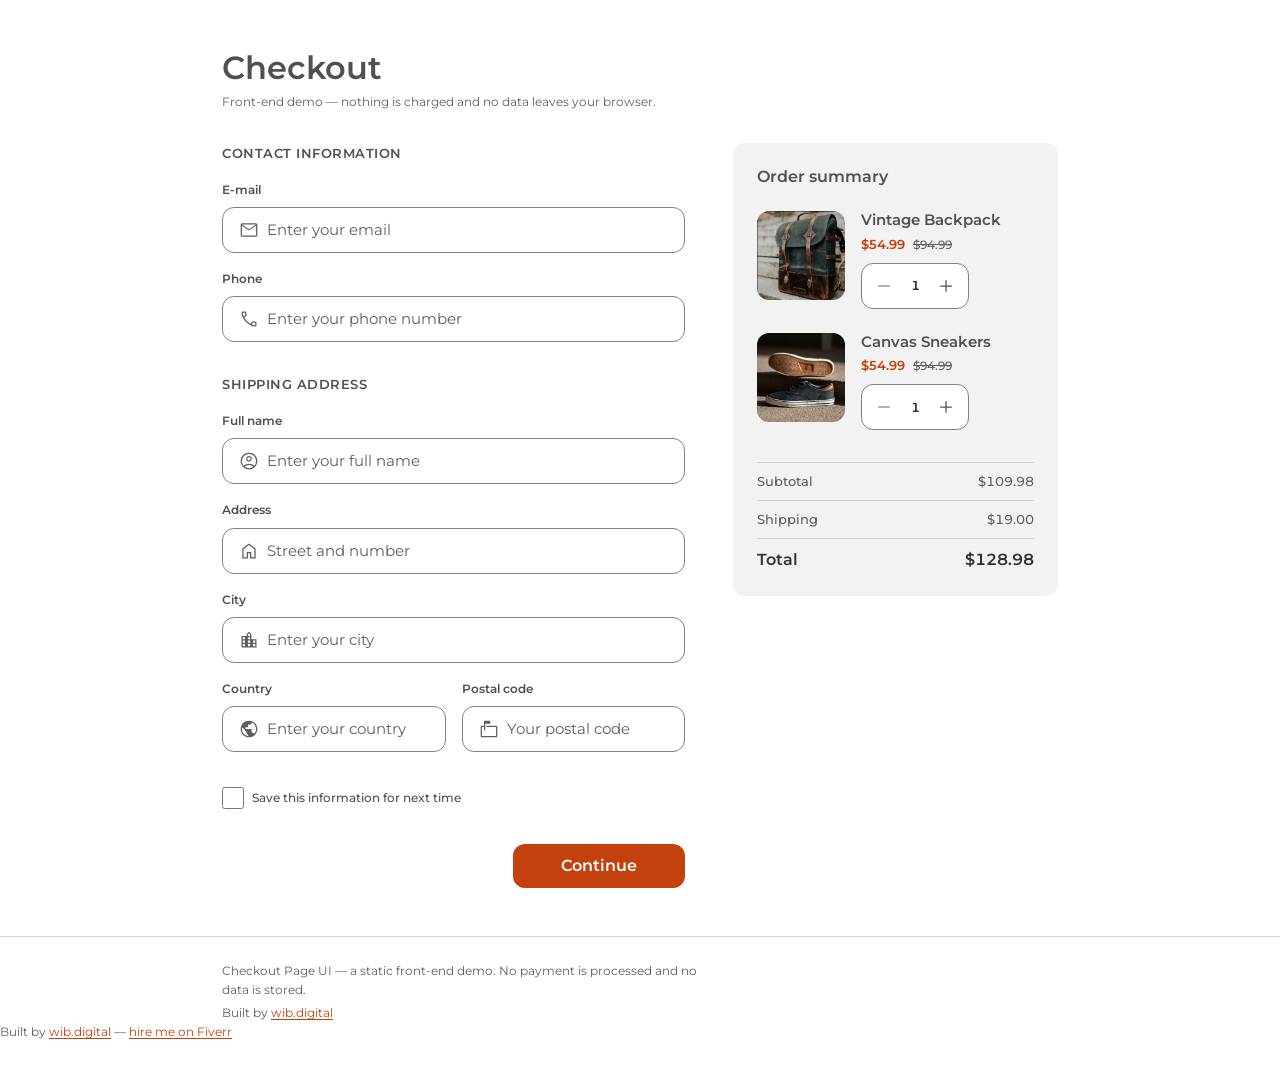
<file: index.html>
<!DOCTYPE html>
<html lang="en">
<head>
  <meta charset="utf-8">
  <meta name="viewport" content="width=device-width, initial-scale=1.0">
  <!-- Built by Pablo Nieto Pérez — wib.digital
       Need changes or a new build? https://www.fiverr.com/pablonietop -->
  <meta name="author" content="Pablo Nieto Pérez — wib.digital">
  <link rel="author" href="https://www.fiverr.com/pablonietop">

  <title>WIB - Checkout Page</title>
  <link rel="icon" href="favicon.ico" sizes="any">
  <link rel="icon" type="image/svg+xml" href="favicon.svg">
  <link rel="icon" type="image/png" href="favicon-96x96.png" sizes="96x96">
  <link rel="apple-touch-icon" href="apple-touch-icon.png">
  <meta name="description" content="A front-end checkout screen: contact details, shipping address and a live order summary with working quantity steppers and inline form validation. No backend.">
  <link rel="canonical" href="https://pablowib.github.io/Checkout-Page-UI/">

  <meta property="og:type" content="website">
  <meta property="og:url" content="https://pablowib.github.io/Checkout-Page-UI/">
  <meta property="og:title" content="Checkout — Contact, shipping and order summary demo">
  <meta property="og:description" content="A front-end checkout screen: contact details, shipping address and a live order summary with working quantity steppers and inline form validation. No backend.">

  <link rel="preconnect" href="https://fonts.googleapis.com">
  <link rel="preconnect" href="https://fonts.gstatic.com" crossorigin>
  <link rel="stylesheet" href="https://fonts.googleapis.com/css2?family=Montserrat:wght@400;500;600&display=swap">

  <link rel="stylesheet" href="assets/css/base.css">
  <link rel="stylesheet" href="assets/css/layout.css">
  <link rel="stylesheet" href="assets/css/components.css">

  <script src="assets/js/modules/cart.js" defer></script>
  <script src="assets/js/modules/checkout-form.js" defer></script>
  <script src="assets/js/main.js" defer></script>
  <script type="application/ld+json">
  {
    "@context": "https://schema.org",
    "@type": "Person",
    "name": "Pablo Nieto Pérez",
    "url": "https://wib.digital",
    "jobTitle": "Web Designer and Developer",
    "sameAs": [
      "https://www.fiverr.com/pablonietop",
      "https://www.linkedin.com/in/pablo-nieto-perez-39a530292"
    ]
  }
  </script>
</head>

<body>
  <a class="skip-link" href="#checkout-form">Skip to the checkout form</a>

  <!-- Icon sprite. Inlined so the field icons cost no extra requests and can
       inherit their colour from the control they sit in. -->
  <svg xmlns="http://www.w3.org/2000/svg" class="visually-hidden" aria-hidden="true" focusable="false">
    <defs>
      <symbol id="icon-mail" viewBox="0 96 960 960">
        <path d="M140 896q-24 0-42-18t-18-42V316q0-24 18-42t42-18h680q24 0 42 18t18 42v520q0 24-18 42t-42 18H140Zm340-302L140 371v465h680V371L480 594Zm0-60 336-218H145l335 218ZM140 371v-55 520-465Z"/>
      </symbol>
      <symbol id="icon-phone" viewBox="0 96 960 960">
        <path d="M795 936q-122 0-242.5-60T336 720q-96-96-156-216.5T120 261q0-19.286 12.857-32.143T165 216h140q13.611 0 24.306 9.5Q340 235 343 251l27 126q2 14-.5 25.5T359 422L259 523q56 93 125.5 162T542 802l95-98q10-11 23-15.5t26-1.5l119 26q15.312 3.375 25.156 15.188Q840 740 840 756v135q0 19.286-12.857 32.143T795 936ZM229 468l81-82-23-110H180q0 39 12 85.5T229 468Zm369 363q41 19 89 31t93 14V769l-103-21-79 83ZM229 468Zm369 363Z"/>
      </symbol>
      <symbol id="icon-user" viewBox="0 96 960 960">
        <path d="M222 801q63-44 125-67.5T480 710q71 0 133.5 23.5T739 801q44-54 62.5-109T820 576q0-145-97.5-242.5T480 236q-145 0-242.5 97.5T140 576q0 61 19 116t63 109Zm257.814-195Q422 606 382.5 566.314q-39.5-39.686-39.5-97.5t39.686-97.314q39.686-39.5 97.5-39.5t97.314 39.686q39.5 39.686 39.5 97.5T577.314 566.5q-39.686 39.5-97.5 39.5Zm.654 370Q398 976 325 944.5q-73-31.5-127.5-86t-86-127.266Q80 658.468 80 575.734T111.5 420.5q31.5-72.5 86-127t127.266-86q72.766-31.5 155.5-31.5T635.5 207.5q72.5 31.5 127 86t86 127.032q31.5 72.532 31.5 155T848.5 731q-31.5 73-86 127.5t-127.032 86q-72.532 31.5-155 31.5ZM480 916q55 0 107.5-16T691 844q-51-36-104-55t-107-19q-54 0-107 19t-104 55q51 40 103.5 56T480 916Zm0-370q34 0 55.5-21.5T557 469q0-34-21.5-55.5T480 392q-34 0-55.5 21.5T403 469q0 34 21.5 55.5T480 546Zm0-77Zm0 374Z"/>
      </symbol>
      <symbol id="icon-home" viewBox="0 96 960 960">
        <path d="M220 876h150V626h220v250h150V486L480 291 220 486v390Zm-60 60V456l320-240 320 240v480H530V686H430v250H160Zm320-353Z"/>
      </symbol>
      <symbol id="icon-city" viewBox="0 96 960 960">
        <path d="M120 936V378h247v-92l113-110 113 110v258h247v392H120Zm60-60h106V770H180v106Zm0-166h106V604H180v106Zm0-166h106V438H180v106Zm247 332h106V770H427v106Zm0-166h106V604H427v106Zm0-166h106V438H427v106Zm0-166h106V272H427v106Zm247 498h106V770H674v106Zm0-166h106V604H674v106Z"/>
      </symbol>
      <symbol id="icon-globe" viewBox="0 96 960 960">
        <path d="M480 976q-83 0-156-31.5T197 859q-54-54-85.5-127T80 576q0-83 31.5-156T197 293q54-54 127-85.5T480 176q83 0 156 31.5T763 293q54 54 85.5 127T880 576q0 83-31.5 156T763 859q-54 54-127 85.5T480 976Zm-43-61v-82q-35 0-59-26t-24-61v-44L149 497q-5 20-7 39.5t-2 39.5q0 130 84.5 227T437 915Zm294-108q22-24 38.5-51t28-56.5q11.5-29.5 17-60.5t5.5-63q0-106-58-192.5T607 257v18q0 35-24 61t-59 26h-87v87q0 17-13.5 28T393 488h-83v88h258q17 0 28 13t11 30v127h43q29 0 51 17t30 44Z"/>
      </symbol>
      <symbol id="icon-postal-code" viewBox="0 96 960 960">
        <path d="M240 639V476H140v440h680V476H360v-60h460q24 0 42 18t18 42v440q0 24-18 42t-42 18H140q-24 0-42-18t-18-42V476q0-24 18-42t42-18h100V176h300v145H300v318h-60ZM140 476v187-187 440-440Z"/>
      </symbol>
      <symbol id="icon-plus" viewBox="0 96 960 960">
        <path d="M450 856V606H200v-60h250V296h60v250h250v60H510v250h-60Z"/>
      </symbol>
      <symbol id="icon-minus" viewBox="0 96 960 960">
        <path d="M200 606v-60h560v60H200Z"/>
      </symbol>
    </defs>
  </svg>

  <main class="container">
    <header class="page-header">
      <h1>Checkout</h1>
      <p class="page-header__note">Front-end demo — nothing is charged and no data leaves your browser.</p>
    </header>

    <div class="checkout">
      <aside class="checkout__summary" aria-labelledby="summary-heading">
        <div class="summary" data-cart data-shipping="19">
          <h2 class="summary__title" id="summary-heading">Order summary</h2>

          <ul class="summary__items">
            <li class="product" data-product data-price="54.99">
              <img class="product__image" src="assets/img/content/product-canvas-backpack.webp"
                   width="269" height="273" decoding="async"
                   alt="Waxed canvas backpack in dark green with brown leather straps and buckles">
              <div>
                <h3 class="product__name">Vintage Backpack</h3>
                <p class="product__pricing">
                  <span class="product__price">$54.99</span>
                  <span class="product__price-was">$94.99</span>
                </p>
                <div class="quantity">
                  <button class="quantity__button" type="button" data-quantity-step="-1"
                          aria-label="Decrease quantity of Vintage Backpack">
                    <svg class="icon" aria-hidden="true" focusable="false"><use href="#icon-minus"></use></svg>
                  </button>
                  <span class="quantity__value" data-quantity-value aria-live="polite">1</span>
                  <button class="quantity__button" type="button" data-quantity-step="1"
                          aria-label="Increase quantity of Vintage Backpack">
                    <svg class="icon" aria-hidden="true" focusable="false"><use href="#icon-plus"></use></svg>
                  </button>
                </div>
              </div>
            </li>

            <li class="product" data-product data-price="54.99">
              <img class="product__image" src="assets/img/content/product-canvas-sneakers.webp"
                   width="269" height="273" decoding="async"
                   alt="Navy canvas low-top sneakers, one upright and one turned to show the sole">
              <div>
                <h3 class="product__name">Canvas Sneakers</h3>
                <p class="product__pricing">
                  <span class="product__price">$54.99</span>
                  <span class="product__price-was">$94.99</span>
                </p>
                <div class="quantity">
                  <button class="quantity__button" type="button" data-quantity-step="-1"
                          aria-label="Decrease quantity of Canvas Sneakers">
                    <svg class="icon" aria-hidden="true" focusable="false"><use href="#icon-minus"></use></svg>
                  </button>
                  <span class="quantity__value" data-quantity-value aria-live="polite">1</span>
                  <button class="quantity__button" type="button" data-quantity-step="1"
                          aria-label="Increase quantity of Canvas Sneakers">
                    <svg class="icon" aria-hidden="true" focusable="false"><use href="#icon-plus"></use></svg>
                  </button>
                </div>
              </div>
            </li>
          </ul>

          <div class="totals" aria-live="polite">
            <p class="totals__row">
              <span>Subtotal</span>
              <span class="totals__value" data-total="subtotal">$109.98</span>
            </p>
            <p class="totals__row">
              <span>Shipping</span>
              <span class="totals__value" data-total="shipping">$19.00</span>
            </p>
            <p class="totals__row totals__row--grand">
              <span>Total</span>
              <span class="totals__value" data-total="grand">$128.98</span>
            </p>
          </div>
        </div>
      </aside>

      <section class="checkout__form" aria-labelledby="form-heading">
        <h2 class="visually-hidden" id="form-heading">Your details</h2>

        <form id="checkout-form" data-checkout-form novalidate>
          <fieldset class="form-section">
            <legend class="form-section__title">Contact information</legend>

            <div class="field">
              <label class="field__label" for="email">E-mail</label>
              <div class="field__control">
                <svg class="icon" aria-hidden="true" focusable="false"><use href="#icon-mail"></use></svg>
                <input class="field__input" id="email" name="email" type="email" inputmode="email"
                       autocomplete="email" placeholder="Enter your email" required>
              </div>
              <p class="field__error" id="email-error" data-error>Enter a complete email address, including the @ and a domain.</p>
            </div>

            <div class="field">
              <label class="field__label" for="phone">Phone</label>
              <div class="field__control">
                <svg class="icon" aria-hidden="true" focusable="false"><use href="#icon-phone"></use></svg>
                <input class="field__input" id="phone" name="phone" type="tel" inputmode="tel"
                       autocomplete="tel" placeholder="Enter your phone number"
                       pattern="[0-9+\(\)\-\s]{7,20}" required>
              </div>
              <p class="field__error" id="phone-error" data-error>Enter 7 to 20 digits. Spaces, dashes, brackets and a leading + are allowed.</p>
            </div>
          </fieldset>

          <fieldset class="form-section">
            <legend class="form-section__title">Shipping address</legend>

            <div class="field">
              <label class="field__label" for="full-name">Full name</label>
              <div class="field__control">
                <svg class="icon" aria-hidden="true" focusable="false"><use href="#icon-user"></use></svg>
                <input class="field__input" id="full-name" name="full-name" type="text"
                       autocomplete="name" placeholder="Enter your full name" minlength="2" required>
              </div>
              <p class="field__error" id="full-name-error" data-error>Enter the name the order should be addressed to.</p>
            </div>

            <div class="field">
              <label class="field__label" for="address">Address</label>
              <div class="field__control">
                <svg class="icon" aria-hidden="true" focusable="false"><use href="#icon-home"></use></svg>
                <input class="field__input" id="address" name="address" type="text"
                       autocomplete="street-address" placeholder="Street and number" minlength="5" required>
              </div>
              <p class="field__error" id="address-error" data-error>Enter the street and number, at least 5 characters.</p>
            </div>

            <div class="field">
              <label class="field__label" for="city">City</label>
              <div class="field__control">
                <svg class="icon" aria-hidden="true" focusable="false"><use href="#icon-city"></use></svg>
                <input class="field__input" id="city" name="city" type="text"
                       autocomplete="address-level2" placeholder="Enter your city" minlength="2" required>
              </div>
              <p class="field__error" id="city-error" data-error>Enter the city the order ships to.</p>
            </div>

            <div class="field-row">
              <div class="field">
                <label class="field__label" for="country">Country</label>
                <div class="field__control">
                  <svg class="icon" aria-hidden="true" focusable="false"><use href="#icon-globe"></use></svg>
                  <input class="field__input" id="country" name="country" type="text"
                         autocomplete="country-name" placeholder="Enter your country" minlength="2" required>
                </div>
                <p class="field__error" id="country-error" data-error>Enter the destination country.</p>
              </div>

              <div class="field">
                <label class="field__label" for="postal-code">Postal code</label>
                <div class="field__control">
                  <svg class="icon" aria-hidden="true" focusable="false"><use href="#icon-postal-code"></use></svg>
                  <input class="field__input" id="postal-code" name="postal-code" type="text"
                         autocomplete="postal-code" placeholder="Your postal code"
                         pattern="[A-Za-z0-9\s\-]{3,10}" required>
                </div>
                <p class="field__error" id="postal-code-error" data-error>Enter 3 to 10 letters or numbers.</p>
              </div>
            </div>

            <div class="checkbox">
              <input id="remember" name="remember" type="checkbox">
              <label for="remember">Save this information for next time</label>
            </div>
          </fieldset>

          <div class="form-actions">
            <button class="button" type="submit">Continue</button>
          </div>

          <p class="form-status" data-form-status role="status" aria-live="polite"></p>
        </form>
      </section>
    </div>
  </main>

  <footer class="site-footer">
    <div class="container">
      <p>Checkout Page UI — a static front-end demo. No payment is processed and no data is stored.</p>
      <p class="site-footer__links">
        Built by <a href="https://wib.digital" rel="noopener">wib.digital</a>
      </p>
    </div>
    <p class="site-credit">
      Built by <a href="https://wib.digital" rel="noopener">wib.digital</a> —
      <a href="https://www.fiverr.com/pablonietop" rel="noopener">hire me on Fiverr</a>
    </p>
  </footer>
</body>
</html>
</file>
<file: assets/css/base.css>
/* ==========================================================================
   base.css — design tokens, reset and typography
   ========================================================================== */

/* Tokens
   ========================================================================== */

:root {
  /* Neutrals */
  --color-bg: #ffffff;
  --color-surface: #f2f2f2;
  --color-surface-alt: #e0e0e0;
  --color-border: #d4d4d4;
  --color-border-strong: #828282;

  /* Text — every value below clears 4.5:1 on --color-bg and --color-surface */
  --color-text: #333333;
  --color-text-strong: #4e5150;
  --color-text-muted: #5c5f5e;

  /* Brand — accent is the original #f2994a, kept for non-text surfaces only.
     accent-strong is the darkened variant used wherever the colour carries
     text (5.18:1 on white, 4.63:1 on --color-surface). */
  --color-accent: #f2994a;
  --color-accent-strong: #c2410c;
  --color-accent-hover: #9a3412;
  --color-on-accent: #ffffff;

  --color-danger: #b3261e;
  --color-success: #1b5e20;

  /* Spacing scale — 4 / 8 / 16 / 24 / 32 / 48 / 64 / 96 */
  --space-1: 0.25rem;
  --space-2: 0.5rem;
  --space-3: 1rem;
  --space-4: 1.5rem;
  --space-5: 2rem;
  --space-6: 3rem;
  --space-7: 4rem;
  --space-8: 6rem;

  /* Radii */
  --radius-sm: 4px;
  --radius-md: 8px;
  --radius-lg: 12px;

  /* Elevation */
  --shadow-sm: 0 1px 2px rgba(17, 17, 17, 0.06);
  --shadow-focus: 0 0 0 3px rgba(194, 65, 12, 0.18);

  /* Typography */
  --font-sans: "Montserrat", system-ui, -apple-system, "Segoe UI", sans-serif;

  --text-xs: 0.75rem;
  --text-sm: 0.8125rem;
  --text-base: 0.9375rem;
  --text-md: 1rem;
  --text-lg: 1.25rem;
  --text-xl: 1.75rem;
  --text-2xl: 2rem;

  --weight-regular: 400;
  --weight-medium: 500;
  --weight-semibold: 600;

  --leading-tight: 1.25;
  --leading-normal: 1.6;

  /* Motion */
  --transition: 180ms ease;

  /* Layout */
  --container-max: 900px;
  --gutter: var(--space-3);
  /* 62ch of Montserrat renders as ~71 average characters — the 60-75 range. */
  --measure: 62ch;
  --tap-target: 44px;
}

/* Reset
   ========================================================================== */

*,
*::before,
*::after {
  box-sizing: border-box;
}

html {
  -webkit-text-size-adjust: 100%;
}

body,
h1,
h2,
h3,
p,
figure,
fieldset,
legend {
  margin: 0;
}

fieldset,
legend {
  padding: 0;
  border: 0;
}

ul,
ol {
  margin: 0;
  padding: 0;
  list-style: none;
}

img,
svg {
  display: block;
  max-width: 100%;
}

img {
  height: auto;
}

button,
input,
select,
textarea {
  font: inherit;
  color: inherit;
  margin: 0;
}

button {
  background: none;
  border: 0;
  cursor: pointer;
}

@media (prefers-reduced-motion: reduce) {
  *,
  *::before,
  *::after {
    animation-duration: 0.01ms !important;
    animation-iteration-count: 1 !important;
    transition-duration: 0.01ms !important;
    scroll-behavior: auto !important;
  }
}

/* Base
   ========================================================================== */

body {
  background-color: var(--color-bg);
  color: var(--color-text);
  font-family: var(--font-sans);
  font-size: var(--text-base);
  font-weight: var(--weight-regular);
  line-height: var(--leading-normal);
  min-height: 100vh;
  overflow-x: hidden;
}

h1,
h2,
h3 {
  color: var(--color-text-strong);
  font-weight: var(--weight-semibold);
  line-height: var(--leading-tight);
  text-wrap: balance;
}

h1 {
  font-size: var(--text-xl);
}

h2 {
  font-size: var(--text-md);
}

h3 {
  font-size: var(--text-base);
}

p {
  max-width: var(--measure);
}

a {
  color: var(--color-accent-strong);
  text-decoration-thickness: 1px;
  text-underline-offset: 2px;
  transition: color var(--transition);
}

a:hover {
  color: var(--color-accent-hover);
}

/* A single, consistent focus ring for every interactive element. */
:focus-visible {
  outline: 2px solid var(--color-accent-strong);
  outline-offset: 2px;
  border-radius: var(--radius-sm);
}

/* Utilities
   ========================================================================== */

.visually-hidden {
  position: absolute;
  width: 1px;
  height: 1px;
  padding: 0;
  margin: -1px;
  overflow: hidden;
  clip-path: inset(50%);
  white-space: nowrap;
  border: 0;
}

.skip-link {
  position: absolute;
  top: var(--space-2);
  left: var(--space-2);
  z-index: 10;
  display: inline-flex;
  align-items: center;
  min-height: var(--tap-target);
  padding: var(--space-2) var(--space-3);
  background-color: var(--color-bg);
  border-radius: var(--radius-md);
  box-shadow: var(--shadow-sm);
  transform: translateY(-200%);
  transition: transform var(--transition);
}

/* :focus, not :focus-visible — a skip link is only ever reached by keyboard,
   and the focus-visible heuristics do not fire reliably on links. */
.skip-link:focus {
  transform: translateY(0);
}

@media (min-width: 1024px) {
  :root {
    --gutter: var(--space-5);
  }

  h1 {
    font-size: var(--text-2xl);
  }
}
</file>
<file: assets/css/layout.css>
/* ==========================================================================
   layout.css — containers, page grid, header and footer
   ========================================================================== */

/* Container
   ========================================================================== */

.container {
  width: 100%;
  max-width: var(--container-max);
  margin-inline: auto;
  padding-inline: var(--gutter);
}

/* Page header
   ========================================================================== */

.page-header {
  padding-block: var(--space-5) var(--space-4);
}

.page-header__note {
  margin-top: var(--space-1);
  color: var(--color-text-muted);
  font-size: var(--text-xs);
}

/* Checkout grid — single column on mobile, form + summary from 1024px up.
   The summary comes first in the DOM so the stacked layout needs no `order`
   override: reading order and visual order match on the narrow screens where
   the sequence actually carries meaning. Only the two-column row below
   reorders, and there the difference is horizontal. */

.checkout {
  display: grid;
  gap: var(--space-5);
  padding-bottom: var(--space-6);
}

/* Sections inside the form column
   ========================================================================== */

.form-section + .form-section {
  margin-top: var(--space-5);
}

/* A <legend>, so it inherits neither the heading colour nor its weight. */
.form-section__title {
  margin-bottom: var(--space-3);
  color: var(--color-text-strong);
  font-size: var(--text-sm);
  font-weight: var(--weight-semibold);
  letter-spacing: 0.04em;
  text-transform: uppercase;
}

/* Footer
   ========================================================================== */

.site-footer {
  padding-block: var(--space-4);
  border-top: 1px solid var(--color-border);
  color: var(--color-text-muted);
  font-size: var(--text-xs);
}

.site-footer__links {
  margin-top: var(--space-1);
}

/* Error page
   ========================================================================== */

.error-page {
  display: flex;
  flex-direction: column;
  justify-content: center;
  min-height: 70vh;
  padding-block: var(--space-6);
}

.error-page__code {
  color: var(--color-accent-strong);
  font-size: var(--text-2xl);
  font-weight: var(--weight-semibold);
  line-height: 1;
}

.error-page h1 {
  margin-top: var(--space-2);
}

.error-page p {
  margin-top: var(--space-3);
  color: var(--color-text-muted);
}

.error-page .button {
  margin-top: var(--space-4);
  align-self: flex-start;
}

/* Breakpoints
   ========================================================================== */

@media (min-width: 768px) {
  .page-header {
    padding-block: var(--space-6) var(--space-5);
  }

  .checkout {
    gap: var(--space-6);
  }
}

@media (min-width: 1024px) {
  .checkout {
    grid-template-columns: minmax(0, 1fr) 325px;
    align-items: start;
    gap: var(--space-6);
  }

  .checkout__form {
    order: 1;
  }

  .checkout__summary {
    order: 2;
    position: sticky;
    top: var(--space-5);
  }
}
</file>
<file: assets/css/components.css>
/* ==========================================================================
   components.css — form fields, buttons, product lines, order totals
   ========================================================================== */

/* Icons
   ========================================================================== */

.icon {
  width: 20px;
  height: 20px;
  flex: none;
  fill: currentColor;
}

/* Form fields
   ========================================================================== */

.field + .field {
  margin-top: var(--space-3);
}

.field__label {
  display: block;
  margin-bottom: var(--space-2);
  color: var(--color-text-strong);
  font-size: var(--text-xs);
  font-weight: var(--weight-semibold);
  cursor: pointer;
}

/* No vertical padding: the input stretches to the full height instead, so the
   whole control is a tap target rather than just the 24px text box. */
.field__control {
  display: flex;
  align-items: center;
  gap: var(--space-2);
  /* +2px so the stretched input itself measures a full 44px inside the border. */
  min-height: calc(var(--tap-target) + 2px);
  padding: 0 var(--space-3);
  background-color: var(--color-bg);
  border: 1px solid var(--color-border-strong);
  border-radius: var(--radius-lg);
  transition: border-color var(--transition), box-shadow var(--transition);
}

.field__control .icon {
  color: var(--color-text-muted);
}

.field__input {
  align-self: stretch;
  width: 100%;
  min-width: 0;
  padding: 0;
  background: transparent;
  border: 0;
  outline: none;
  color: var(--color-text);
  font-size: var(--text-base);
}

.field__input::placeholder {
  color: var(--color-text-muted);
  opacity: 1;
}

/* The ring lives on the wrapper so the icon and the input read as one control. */
.field__control:focus-within {
  border-color: var(--color-accent-strong);
  box-shadow: var(--shadow-focus);
}

.field__control:focus-within .field__input:focus-visible {
  outline: none;
}

.field__control:hover {
  border-color: var(--color-text-strong);
}

.field__error {
  display: none;
  margin-top: var(--space-1);
  color: var(--color-danger);
  font-size: var(--text-xs);
}

.field.is-invalid .field__control {
  border-color: var(--color-danger);
}

.field.is-invalid .field__control:focus-within {
  box-shadow: 0 0 0 3px rgba(179, 38, 30, 0.18);
}

.field.is-invalid .field__error {
  display: block;
}

/* Two fields side by side from 480px up (country + postal code). */
.field-row {
  display: grid;
  gap: var(--space-3);
  margin-top: var(--space-3);
}

.field-row .field + .field {
  margin-top: 0;
}

/* Checkbox
   ========================================================================== */

.checkbox {
  display: flex;
  align-items: center;
  gap: var(--space-2);
  margin-top: var(--space-4);
  min-height: var(--tap-target);
}

.checkbox input[type="checkbox"] {
  width: 22px;
  height: 22px;
  flex: none;
  accent-color: var(--color-accent-strong);
  cursor: pointer;
}

/* Full-height label so the tap target is the row, not the 22px box. */
.checkbox label {
  display: flex;
  align-items: center;
  min-height: var(--tap-target);
  color: var(--color-text-strong);
  font-size: var(--text-xs);
  font-weight: var(--weight-medium);
  cursor: pointer;
}

/* Buttons
   ========================================================================== */

.button {
  display: inline-flex;
  align-items: center;
  justify-content: center;
  min-height: var(--tap-target);
  padding: var(--space-2) var(--space-6);
  background-color: var(--color-accent-strong);
  border-radius: var(--radius-lg);
  color: var(--color-on-accent);
  font-size: var(--text-md);
  font-weight: var(--weight-semibold);
  text-decoration: none;
  transition: background-color var(--transition), transform var(--transition);
}

.button:hover {
  background-color: var(--color-accent-hover);
  color: var(--color-on-accent);
}

.button:active {
  transform: translateY(1px);
}

.button:disabled {
  background-color: var(--color-border-strong);
  cursor: not-allowed;
  transform: none;
}

.form-actions {
  display: flex;
  justify-content: flex-end;
  margin-top: var(--space-4);
}

/* Form status message
   ========================================================================== */

.form-status {
  margin-top: var(--space-3);
  padding: var(--space-3);
  border-radius: var(--radius-md);
  font-size: var(--text-xs);
}

.form-status:empty {
  display: none;
}

.form-status[data-state="error"] {
  background-color: rgba(179, 38, 30, 0.08);
  border-left: 3px solid var(--color-danger);
  color: var(--color-danger);
}

.form-status[data-state="success"] {
  background-color: rgba(27, 94, 32, 0.08);
  border-left: 3px solid var(--color-success);
  color: var(--color-success);
}

/* Order summary
   ========================================================================== */

.summary {
  padding: var(--space-4);
  background-color: var(--color-surface);
  border-radius: var(--radius-lg);
}

.summary__title {
  margin-bottom: var(--space-4);
}

.summary__items {
  display: grid;
  gap: var(--space-4);
}

/* Product line
   ========================================================================== */

.product {
  display: grid;
  grid-template-columns: 96px minmax(0, 1fr);
  gap: var(--space-3);
  align-items: start;
}

.product__image {
  width: 96px;
  height: 97px;
  border-radius: var(--radius-lg);
  object-fit: cover;
}

.product__name {
  margin-bottom: var(--space-1);
}

.product__pricing {
  display: flex;
  flex-wrap: wrap;
  align-items: baseline;
  gap: var(--space-2);
  font-size: var(--text-sm);
  font-weight: var(--weight-semibold);
}

.product__price {
  color: var(--color-accent-strong);
}

.product__price-was {
  color: var(--color-text-muted);
  font-size: var(--text-xs);
  font-weight: var(--weight-medium);
  text-decoration: line-through;
}

/* Quantity stepper
   ========================================================================== */

.quantity {
  display: inline-flex;
  align-items: center;
  margin-top: var(--space-2);
  border: 1px solid var(--color-border-strong);
  border-radius: var(--radius-lg);
  background-color: var(--color-bg);
}

.quantity__button {
  display: flex;
  align-items: center;
  justify-content: center;
  width: var(--tap-target);
  height: var(--tap-target);
  color: var(--color-text-strong);
  border-radius: var(--radius-lg);
  transition: background-color var(--transition), color var(--transition);
}

.quantity__button:hover {
  background-color: var(--color-surface-alt);
  color: var(--color-accent-hover);
}

.quantity__button:disabled {
  color: var(--color-border-strong);
  cursor: not-allowed;
  background-color: transparent;
}

.quantity__value {
  min-width: 2ch;
  text-align: center;
  font-size: var(--text-sm);
  font-weight: var(--weight-semibold);
  font-variant-numeric: tabular-nums;
}

/* Totals
   ========================================================================== */

.totals {
  margin-top: var(--space-5);
  display: grid;
  gap: var(--space-2);
}

.totals__row {
  display: flex;
  justify-content: space-between;
  gap: var(--space-3);
  padding-top: var(--space-2);
  border-top: 1px solid var(--color-border);
  font-size: var(--text-sm);
  font-weight: var(--weight-medium);
  color: var(--color-text-muted);
}

.totals__row--grand {
  font-size: var(--text-md);
  font-weight: var(--weight-semibold);
  color: var(--color-text);
}

.totals__value {
  font-variant-numeric: tabular-nums;
}

/* Breakpoints
   ========================================================================== */

@media (min-width: 480px) {
  .field-row {
    grid-template-columns: repeat(2, minmax(0, 1fr));
  }
}

@media (min-width: 768px) {
  .product {
    grid-template-columns: 120px minmax(0, 1fr);
  }

  .product__image {
    width: 120px;
    height: 122px;
  }
}

@media (min-width: 1024px) {
  .product {
    grid-template-columns: 88px minmax(0, 1fr);
  }

  .product__image {
    width: 88px;
    height: 89px;
  }
}
</file>
